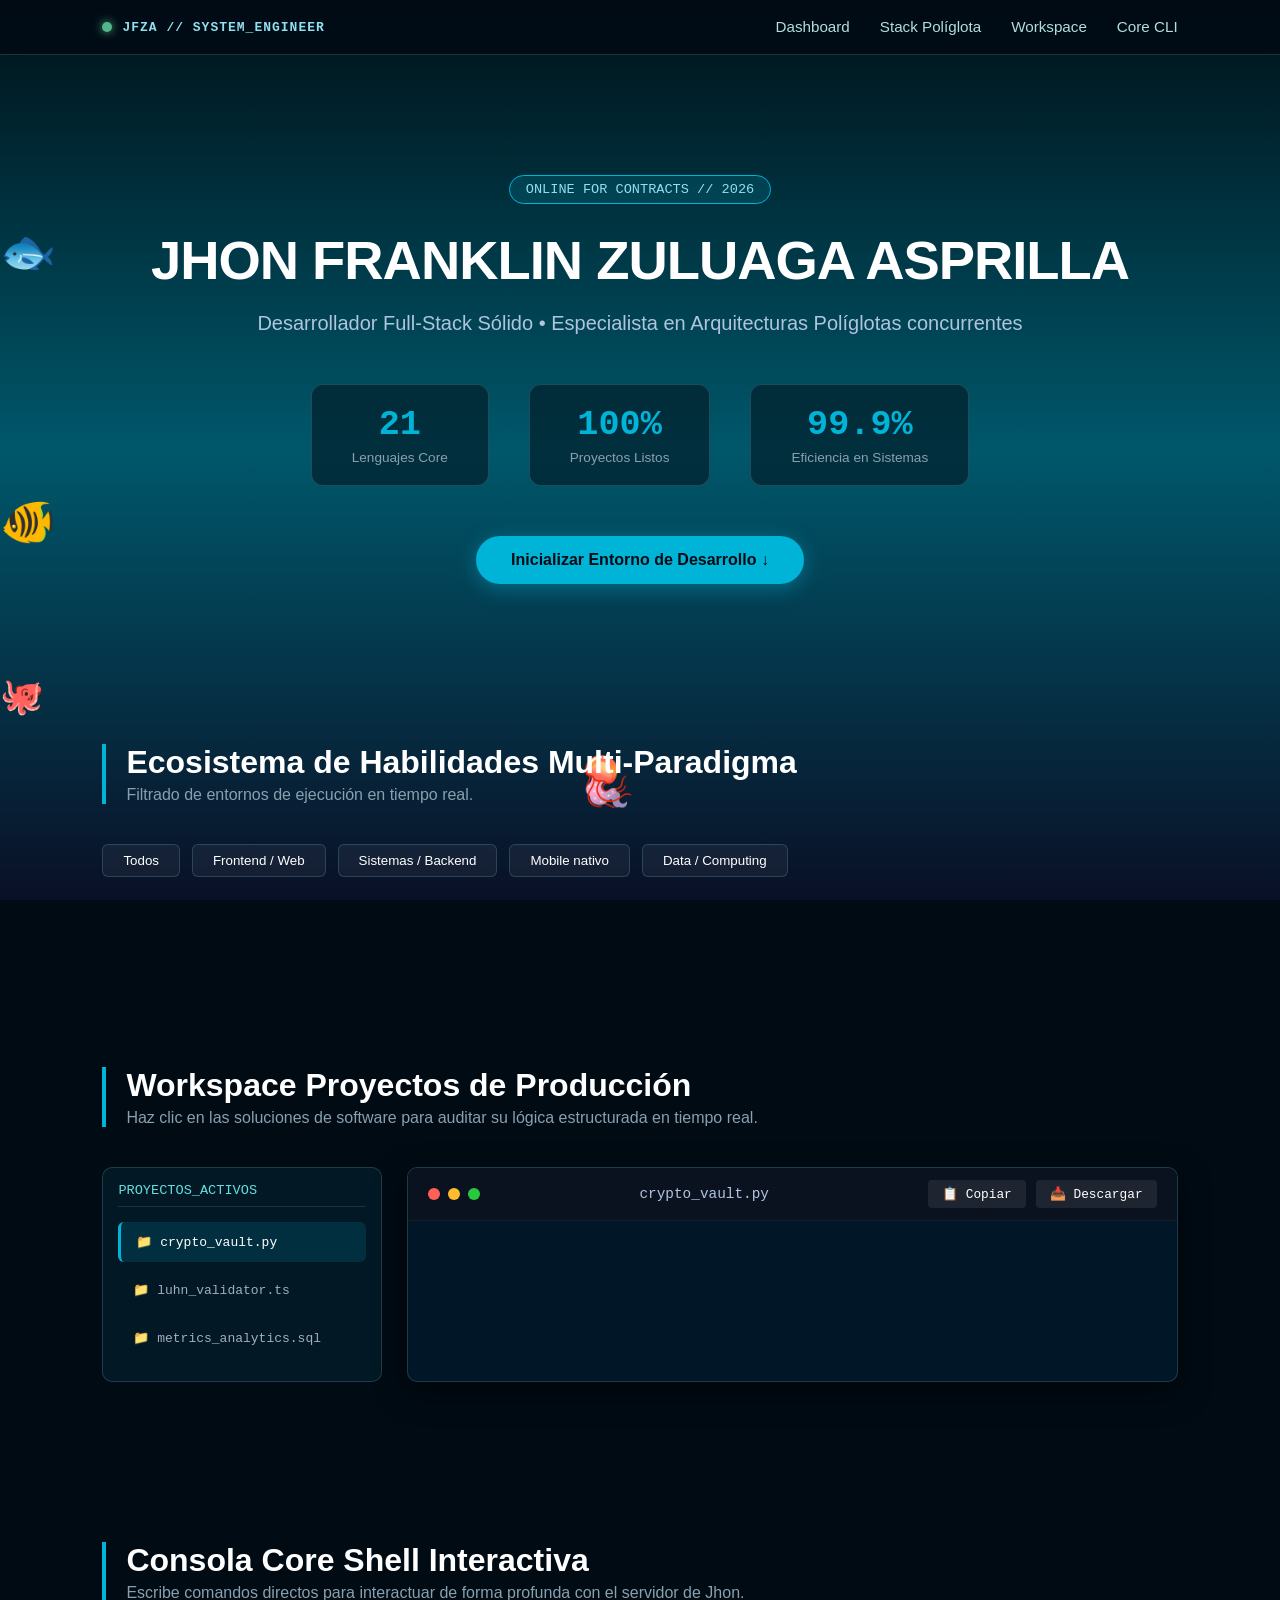
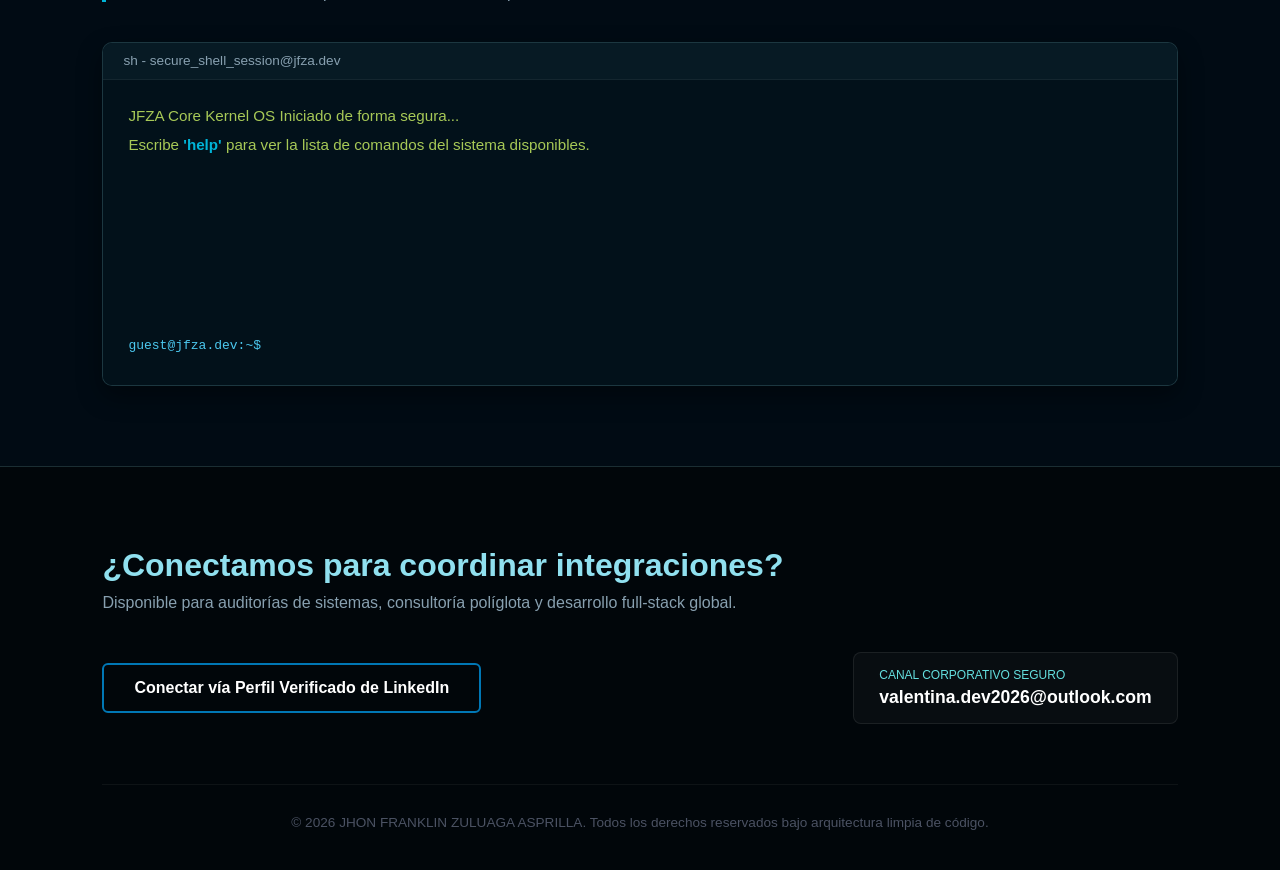
<file: index.html>
<!DOCTYPE html>
<html lang="es">
<head>
    <meta charset="UTF-8">
    <meta name="viewport" content="width=device-width, initial-scale=1.0">
    <title>Jhon Franklin Zuluaga Asprilla | Enterprise Software Engineer</title>
    <link rel="stylesheet" href="styles.css">
</head>
<body>

    <!-- Sistema Dinámico de Partículas Oceánicas -->
    <div class="ocean-engine" id="ocean-simulation">
        <div class="abyssal-gradient"></div>
        <div class="fish f-right">🐟</div>
        <div class="fish f-left">🐠</div>
        <div class="fish f-fast">🐙</div>
        <div class="jellyfish">🪼</div>
    </div>

    <!-- Barra de Navegación de Alta Densidad -->
    <nav class="navbar">
        <div class="nav-brand">
            <span class="pulse-icon"></span>
            <span class="brand-text">JFZA // SYSTEM_ENGINEER</span>
        </div>
        <ul class="nav-links">
            <li><a href="#dashboard">Dashboard</a></li>
            <li><a href="#stack">Stack Políglota</a></li>
            <li><a href="#workspace">Workspace</a></li>
            <li><a href="#terminal">Core CLI</a></li>
        </ul>
    </nav>

    <!-- Sección Hero / Dashboard Ejecutivo -->
    <header id="dashboard" class="hero-container">
        <div class="hero-badge">ONLINE FOR CONTRACTS // 2026</div>
        <h1 class="glitch-title">JHON FRANKLIN ZULUAGA ASPRILLA</h1>
        <p class="hero-subtitle">Desarrollador Full-Stack Sólido • Especialista en Arquitecturas Políglotas concurrentes</p>
        
        <div class="metrics-grid">
            <div class="metric-card"><span class="m-num">21</span><span class="m-label">Lenguajes Core</span></div>
            <div class="metric-card"><span class="m-num">100%</span><span class="m-label">Proyectos Listos</span></div>
            <div class="metric-card"><span class="m-num">99.9%</span><span class="m-label">Eficiencia en Sistemas</span></div>
        </div>
        <a href="#workspace" class="action-cta">Inicializar Entorno de Desarrollo ↓</a>
    </header>

    <!-- Sección de Tecnologías con Filtrado Dinámico -->
    <section id="stack" class="section-layout">
        <div class="section-header">
            <h2>Ecosistema de Habilidades Multi-Paradigma</h2>
            <p>Filtrado de entornos de ejecución en tiempo real.</p>
        </div>
        
        <div class="filter-controls">
            <button class="filter-btn active" onclick="filtrarTecnologias('todos')">Todos</button>
            <button class="filter-btn" onclick="filtrarTecnologias('frontend')">Frontend / Web</button>
            <button class="filter-btn" onclick="filtrarTecnologias('backend')">Sistemas / Backend</button>
            <button class="filter-btn" onclick="filtrarTecnologias('mobile')">Mobile nativo</button>
            <button class="filter-btn" onclick="filtrarTecnologias('data')">Data / Computing</button>
        </div>

        <div class="stack-grid" id="tech-container">
            <!-- Inyectados dinámicamente por JS con tags semánticas -->
        </div>
    </section>

    <!-- Workspace / Sección Principal de Proyectos Interactiva -->
    <section id="workspace" class="section-layout">
        <div class="section-header">
            <h2>Workspace Proyectos de Producción</h2>
            <p>Haz clic en las soluciones de software para auditar su lógica estructurada en tiempo real.</p>
        </div>

        <div class="workspace-grid">
            <div class="project-explorer">
                <div class="explorer-title">Proyectos_Activos</div>
                <div class="project-item active" onclick="cargarCodigoEnIDE('cryptoPy')">📁 crypto_vault.py</div>
                <div class="project-item" onclick="cargarCodigoEnIDE('luhnJs')">📁 luhn_validator.ts</div>
                <div class="project-item" onclick="cargarCodigoEnIDE('metricsSql')">📁 metrics_analytics.sql</div>
            </div>

            <!-- Simulador IDE Avanzado (Visual Studio Code Style) -->
            <div class="ide-window">
                <div class="ide-header">
                    <div class="window-controls">
                        <span class="w-dot red"></span>
                        <span class="w-dot yellow"></span>
                        <span class="w-dot green"></span>
                    </div>
                    <div class="ide-tab-active" id="ide-filename">crypto_vault.py</div>
                    <div class="ide-actions">
                        <button class="ide-btn" onclick="copiarCodigoAlPortapapeles()">📋 Copiar</button>
                        <button class="ide-btn" onclick="descargarArchivoFuente()">📥 Descargar</button>
                    </div>
                </div>
                <div class="ide-body">
                    <div class="line-numbers" id="ide-lines"></div>
                    <pre class="code-output"><code id="ide-code-display"></code></pre>
                </div>
            </div>
        </div>
    </section>

    <!-- Terminal Interactiva Real Linux-Style -->
    <section id="terminal" class="section-layout">
        <div class="section-header">
            <h2>Consola Core Shell Interactiva</h2>
            <p>Escribe comandos directos para interactuar de forma profunda con el servidor de Jhon.</p>
        </div>
        <div class="terminal-box">
            <div class="terminal-bar">
                <span>sh - secure_shell_session@jfza.dev</span>
            </div>
            <div class="terminal-body" id="terminal-screen">
                <div class="terminal-line">JFZA Core Kernel OS Iniciado de forma segura...</div>
                <div class="terminal-line">Escribe <span class="highlight-text">'help'</span> para ver la lista de comandos del sistema disponibles.</div>
            </div>
            <div class="terminal-input-row">
                <span class="terminal-prompt">guest@jfza.dev:~$</span>
                <input type="text" id="cli-input" autocomplete="off" autofocus>
            </div>
        </div>
    </section>

    <!-- Footer Corporativo Seguro -->
    <footer class="footer-layout">
        <div class="footer-inner">
            <div class="footer-cta">
                <h2>¿Conectamos para coordinar integraciones?</h2>
                <p>Disponible para auditorías de sistemas, consultoría políglota y desarrollo full-stack global.</p>
            </div>
            <div class="footer-actions">
                <a href="https://linkedin.com" target="_blank" class="linkedin-premium-btn">Conectar vía Perfil Verificado de LinkedIn</a>
                <div class="secure-mail-card">
                    <span class="mail-label">Canal Corporativo Seguro</span>
                    <a href="mailto:valentina.dev2026@outlook.com" class="mail-value">valentina.dev2026@outlook.com</a>
                </div>
            </div>
            <div class="footer-rights">
                © 2026 JHON FRANKLIN ZULUAGA ASPRILLA. Todos los derechos reservados bajo arquitectura limpia de código.
            </div>
        </div>
    </footer>

    <script src="script.js"></script>
</body>
</html>
</file>
<file: styles.css>
:root {
    --primary-abyss: #010b14;
    --ocean-deep: #002333;
    --aqua-glow: #00b4d8;
    --neon-cyan: #90e0ef;
    --terminal-bg: #02111a;
    --code-bg: #011627;
    --surface-card: rgba(2, 27, 38, 0.65);
    --border-glass: rgba(144, 224, 239, 0.18);
}

* { 
    margin: 0; 
    padding: 0; 
    box-sizing: border-box; 
    font-family: 'Segoe UI', -apple-system, BlinkMacSystemFont, sans-serif; 
    scroll-behavior: smooth; 
}

body { 
    background-color: var(--primary-abyss); 
    color: #ffffff; 
    overflow-x: hidden; 
}

/* --- Sistema Dinámico de Partículas y Fauna Marina --- */
.ocean-engine { 
    position: fixed; 
    width: 100vw; 
    height: 100vh; 
    top: 0; 
    left: 0; 
    z-index: -2; 
    pointer-events: none; 
    overflow: hidden; 
}

.abyssal-gradient { 
    position: absolute; 
    width: 100%; 
    height: 100%; 
    background: linear-gradient(to bottom, #001219, #005f73, #0a1128); 
    opacity: 0.92; 
}

.runtime-bubble { 
    position: absolute; 
    bottom: -60px; 
    background: rgba(144, 224, 239, 0.12); 
    border-radius: 50%; 
    animation: floatingBubblesUp 14s infinite linear; 
}

@keyframes floatingBubblesUp { 
    0% { transform: translateY(0) scale(1); opacity: 0; } 
    10% { opacity: 0.7; } 
    90% { opacity: 0.4; } 
    100% { transform: translateY(-115vh) scale(1.3); opacity: 0; } 
}

.fish { 
    position: absolute; 
    font-size: 2.8rem; 
    user-select: none; 
}

.fish.f-right { 
    top: 25%; 
    animation: swimRightLinear 24s infinite linear; 
}

.fish.f-left { 
    top: 55%; 
    animation: swimLeftLinear 28s infinite linear; 
}

.fish.f-fast { 
    top: 75%; 
    font-size: 2.2rem; 
    animation: swimRightLinear 16s infinite linear; 
}

.jellyfish { 
    position: absolute; 
    bottom: 10%; 
    left: 45%; 
    font-size: 3rem; 
    animation: gentleBobbing 8s infinite ease-in-out; 
}

@keyframes swimRightLinear { 
    0% { left: -80px; transform: scaleX(-1); } 
    100% { left: 105vw; transform: scaleX(-1); } 
}

@keyframes swimLeftLinear { 
    0% { right: -80px; transform: scaleX(1); } 
    100% { right: 105vw; transform: scaleX(1); } 
}

@keyframes gentleBobbing { 
    0%, 100% { transform: translateY(0) rotate(0deg); } 
    50% { transform: translateY(-35px) rotate(5deg); } 
}

/* --- Barra de Navegación Profesional --- */
.navbar { 
    position: sticky; 
    top: 0; 
    z-index: 1000; 
    background: rgba(1, 11, 20, 0.85); 
    backdrop-filter: blur(16px); 
    border-bottom: 1px solid var(--border-glass); 
    padding: 18px 8%; 
    display: flex; 
    justify-content: space-between; 
    align-items: center; 
}

.nav-brand { 
    display: flex; 
    align-items: center; 
    gap: 10px; 
}

.pulse-icon { 
    width: 10px; 
    height: 10px; 
    background-color: #52b788; 
    border-radius: 50%; 
    box-shadow: 0 0 10px #52b788; 
}

.brand-text { 
    font-family: monospace; 
    font-weight: bold; 
    letter-spacing: 1px; 
    color: var(--neon-cyan); 
}

.nav-links { 
    display: flex; 
    list-style: none; 
    gap: 30px; 
}

.nav-links a { 
    color: #b2dfdb; 
    text-decoration: none; 
    font-size: 0.95rem; 
    font-weight: 500; 
    transition: color 0.2s; 
}

.nav-links a:hover { 
    color: var(--aqua-glow); 
}

/* --- Dashboard / Hero Section --- */
.hero-container { 
    padding: 120px 8% 80px 8%; 
    text-align: center; 
    display: flex; 
    flex-direction: column; 
    align-items: center; 
}

.hero-badge { 
    background: rgba(0, 180, 216, 0.15); 
    border: 1px solid var(--aqua-glow); 
    color: var(--neon-cyan); 
    padding: 6px 16px; 
    border-radius: 20px; 
    font-family: monospace; 
    font-size: 0.85rem; 
    margin-bottom: 25px; 
}

.glitch-title { 
    font-size: 3.4rem; 
    font-weight: 800; 
    letter-spacing: -1px; 
    margin-bottom: 15px; 
    color: #ffffff; 
}

.hero-subtitle { 
    font-size: 1.25rem; 
    color: #b0c4de; 
    max-width: 800px; 
    margin-bottom: 45px; 
    line-height: 1.6; 
}

.metrics-grid { 
    display: flex; 
    gap: 40px; 
    margin-bottom: 50px; 
}

.metric-card { 
    background: var(--surface-card); 
    border: 1px solid var(--border-glass); 
    padding: 20px 40px; 
    border-radius: 12px; 
    display: flex; 
    flex-direction: column; 
    align-items: center; 
}

.m-num { 
    font-size: 2.2rem; 
    font-weight: bold; 
    color: var(--aqua-glow); 
    font-family: monospace; 
}

.m-label { 
    font-size: 0.85rem; 
    color: #88a0b0; 
    margin-top: 5px; 
}

.action-cta { 
    background: var(--aqua-glow); 
    color: var(--primary-abyss); 
    text-decoration: none; 
    padding: 15px 35px; 
    border-radius: 30px; 
    font-weight: bold; 
    box-shadow: 0 4px 20px rgba(0, 180, 216, 0.4); 
    transition: transform 0.2s, background 0.2s; 
}

.action-cta:hover { 
    transform: translateY(-3px); 
    background: #4cc9f0; 
}

/* --- Layout de Secciones --- */
.section-layout { 
    padding: 80px 8%; 
    max-width: 1400px; 
    margin: 0 auto; 
}

.section-header { 
    margin-bottom: 40px; 
    border-left: 4px solid var(--aqua-glow); 
    padding-left: 20px; 
}

.section-header h2 { 
    font-size: 2rem; 
    color: #ffffff; 
}

.section-header p { 
    color: #88a0b0; 
    margin-top: 5px; 
}

/* --- Grid del Stack Técnico --- */
.filter-controls { 
    display: flex; 
    gap: 12px; 
    margin-bottom: 30px; 
    flex-wrap: wrap; 
}

.filter-btn { 
    background: rgba(255,255,255,0.05); 
    border: 1px solid var(--border-glass); 
    color: #ffffff; 
    padding: 8px 20px; 
    border-radius: 6px; 
    cursor: pointer; 
    font-weight: 500; 
    transition: all 0.2s; 
}

.filter-btn.active, .filter-btn:hover { 
    background: var(--aqua-glow); 
    color: var(--primary-abyss); 
    border-color: var(--aqua-glow); 
}

.stack-grid { 
    display: grid; 
    grid-template-columns: repeat(auto-fill, minmax(180px, 1fr)); 
    gap: 15px; 
}

.tech-box { 
    background: var(--surface-card); 
    border: 1px solid var(--border-glass); 
    padding: 20px; 
    border-radius: 8px; 
    text-align: center; 
    font-weight: 600; 
    color: var(--neon-cyan); 
    transition: all 0.2s; 
}

.tech-box:hover { 
    transform: translateY(-4px); 
    border-color: var(--aqua-glow); 
    box-shadow: 0 4px 15px rgba(0, 180, 216, 0.2); 
}

/* --- Entorno IDE / Espacio de Trabajo --- */
.workspace-grid { 
    display: grid; 
    grid-template-columns: 280px 1fr; 
    gap: 25px; 
}

@media (max-width: 900px) { 
    .workspace-grid { grid-template-columns: 1fr; } 
}

.project-explorer { 
    background: #021824; 
    border: 1px solid var(--border-glass); 
    border-radius: 10px; 
    padding: 15px; 
}

.explorer-title { 
    font-family: monospace; 
    font-size: 0.85rem; 
    text-transform: uppercase; 
    color: #64dfdf; 
    margin-bottom: 15px; 
    padding-bottom: 8px; 
    border-bottom: 1px solid rgba(255,255,255,0.1); 
}

.project-item { 
    font-family: monospace; 
    padding: 12px 15px; 
    border-radius: 6px; 
    cursor: pointer; 
    color: #a0aec0; 
    margin-bottom: 8px; 
    transition: all 0.2s; 
}

.project-item:hover, .project-item.active { 
    background: rgba(0, 180, 216, 0.15); 
    color: #ffffff; 
    border-left: 3px solid var(--aqua-glow); 
}

.ide-window { 
    background: var(--code-bg); 
    border-radius: 10px; 
    overflow: hidden; 
    border: 1px solid var(--border-glass); 
    box-shadow: 0 10px 30px rgba(0,0,0,0.5); 
}

.ide-header { 
    background: #0b121f; 
    padding: 12px 20px; 
    display: flex; 
    justify-content: space-between; 
    align-items: center; 
    border-bottom: 1px solid rgba(255,255,255,0.05); 
}

.window-controls { 
    display: flex; 
    gap: 8px; 
}

.w-dot { 
    width: 12px; 
    height: 12px; 
    border-radius: 50%; 
}

.w-dot.red { background-color: #ff5f56; }
.w-dot.yellow { background-color: #ffbd2e; }
.w-dot.green { background-color: #27c93f; }

#ide-filename { 
    font-family: monospace; 
    font-size: 0.9rem; 
    color: #b0c4de; 
}

.ide-actions { 
    display: flex; 
    gap: 10px; 
}

.ide-btn { 
    background: rgba(255,255,255,0.08); 
    border: none; 
    color: #ffffff; 
    padding: 6px 14px; 
    border-radius: 4px; 
    font-family: monospace; 
    font-size: 0.8rem; 
    cursor: pointer; 
    transition: background 0.2s; 
}

.ide-btn:hover { 
    background: var(--aqua-glow); 
    color: var(--primary-abyss); 
}

.ide-body { 
    display: flex; 
    padding: 20px; 
}

.line-numbers { 
    font-family: monospace; 
    color: #4b5263; 
    text-align: right; 
    padding-right: 20px; 
    user-select: none; 
    font-size: 0.95rem; 
    line-height: 1.6; 
}

.code-output { 
    overflow-x: auto; 
    width: 100%; 
}

code { 
    font-family: 'Courier New', Courier, monospace; 
    color: #ecc48d; 
    font-size: 0.95rem; 
    line-height: 1.6; 
    display: block; 
}

/* --- Módulo de la Terminal Shell --- */
.terminal-box { 
    background: var(--terminal-bg); 
    border-radius: 10px; 
    border: 1px solid var(--border-glass); 
    overflow: hidden; 
    box-shadow: 0 10px 25px rgba(0,0,0,0.4); 
}

.terminal-bar { 
    background: #071a24; 
    padding: 10px 20px; 
    font-family: monospace; 
    font-size: 0.85rem; 
    color: #88a0b0; 
    border-bottom: 1px solid rgba(255,255,255,0.05); 
}

.terminal-body { 
    padding: 25px; 
    font-family: monospace; 
    color: #a7c957; 
    height: 250px; 
    overflow-y: auto; 
    font-size: 0.95rem; 
    line-height: 1.5; 
}

.terminal-line { 
    margin-bottom: 6px; 
}

.highlight-text { 
    color: var(--aqua-glow); 
    font-weight: bold; 
}

.terminal-input-row { 
    display: flex; 
    align-items: center; 
    padding: 0 25px 25px 25px; 
    background: var(--terminal-bg); 
}

.terminal-prompt { 
    font-family: monospace; 
    color: #4cc9f0; 
    margin-right: 10px; 
}

#cli-input { 
    background: transparent; 
    border: none;
    color: #ffffff; 
    padding: 6px 14px; 
    border-radius: 4px; 
    font-family: monospace; 
    font-size: 0.8rem; 
    cursor: pointer; 
    transition: background 0.2s; 
}

.ide-btn:hover { 
    background: var(--aqua-glow); 
    color: var(--primary-abyss); 
}

.ide-body { 
    display: flex; 
    padding: 20px; 
}

.line-numbers { 
    font-family: monospace; 
    color: #4b5263; 
    text-align: right; 
    padding-right: 20px; 
    user-select: none; 
    font-size: 0.95rem; 
    line-height: 1.6; 
}

.code-output { 
    overflow-x: auto; 
    width: 100%; 
}

code { 
    font-family: 'Courier New', Courier, monospace; 
    color: #ecc48d; 
    font-size: 0.95rem; 
    line-height: 1.6; 
    display: block; 
}

/* --- Módulo de la Terminal Shell --- */
.terminal-box { 
    background: var(--terminal-bg); 
    border-radius: 10px; 
    border: 1px solid var(--border-glass); 
    overflow: hidden; 
    box-shadow: 0 10px 25px rgba(0,0,0,0.4); 
}

.terminal-bar { 
    background: #071a24; 
    padding: 10px 20px; 
    font-family: monospace; 
    font-size: 0.85rem; 
    color: #88a0b0; 
    border-bottom: 1px solid rgba(255,255,255,0.05); 
}

.terminal-body { 
    padding: 25px; 
    font-family: monospace; 
    color: #a7c957; 
    height: 250px; 
    overflow-y: auto; 
    font-size: 0.95rem; 
    line-height: 1.5; 
}

.terminal-line { 
    margin-bottom: 6px; 
}

.highlight-text { 
    color: var(--aqua-glow); 
    font-weight: bold; 
}

.terminal-input-row { 
    display: flex; 
    align-items: center; 
    padding: 0 25px 25px 25px; 
    background: var(--terminal-bg); 
}

.terminal-prompt { 
    font-family: monospace; 
    color: #4cc9f0; 
    margin-right: 10px; 
}

#cli-input { 
    background: transparent; 
    border: none; 
    color: #ffffff; 
    font-family: monospace; 
    font-size: 0.95rem; 
    width: 100%; 
    outline: none; 
}

/* --- Footer Premium --- */
.footer-layout { 
    background: #01060a; 
    padding: 80px 8% 40px 8%; 
    border-top: 1px solid var(--border-glass); 
}

.footer-inner { 
    max-width: 1400px; 
    margin: 0 auto; 
}

.footer-cta h2 { 
    font-size: 2rem; 
    color: var(--neon-cyan); 
    margin-bottom: 10px; 
}

.footer-cta p { 
    color: #88a0b0; 
    margin-bottom: 40px; 
    max-width: 700px; 
}

.footer-actions { 
    display: flex; 
    justify-content: space-between; 
    align-items: center; 
    flex-wrap: wrap; 
    gap: 30px; 
    margin-bottom: 60px; 
}

.linkedin-premium-btn { 
    background: transparent; 
    border: 2px solid #0077b5; 
    color: #ffffff; 
    text-decoration: none; 
    padding: 14px 30px; 
    border-radius: 6px; 
    font-weight: bold; 
    transition: all 0.3s; 
}

.linkedin-premium-btn:hover { 
    background: #0077b5; 
    box-shadow: 0 0 15px rgba(0,119,181,0.5); 
}

.secure-mail-card { 
    background: rgba(255,255,255,0.03); 
    border: 1px solid rgba(255,255,255,0.08); 
    padding: 15px 25px; 
    border-radius: 8px; 
    display: flex; 
    flex-direction: column; 
}

.mail-label { 
    font-size: 0.75rem; 
    color: #64dfdf; 
    text-transform: uppercase; 
    margin-bottom: 5px; 
}

.mail-value { 
    color: #ffffff; 
    font-size: 1.1rem; 
    text-decoration: none; 
    font-weight: bold; 
}

.mail-value:hover { 
    color: var(--aqua-glow); 
}

.footer-rights { 
    text-align: center; 
    font-size: 0.85rem; 
    color: #4b5263; 
    border-top: 1px solid rgba(255,255,255,0.05); 
    padding-top: 30px; 
}
</file>
